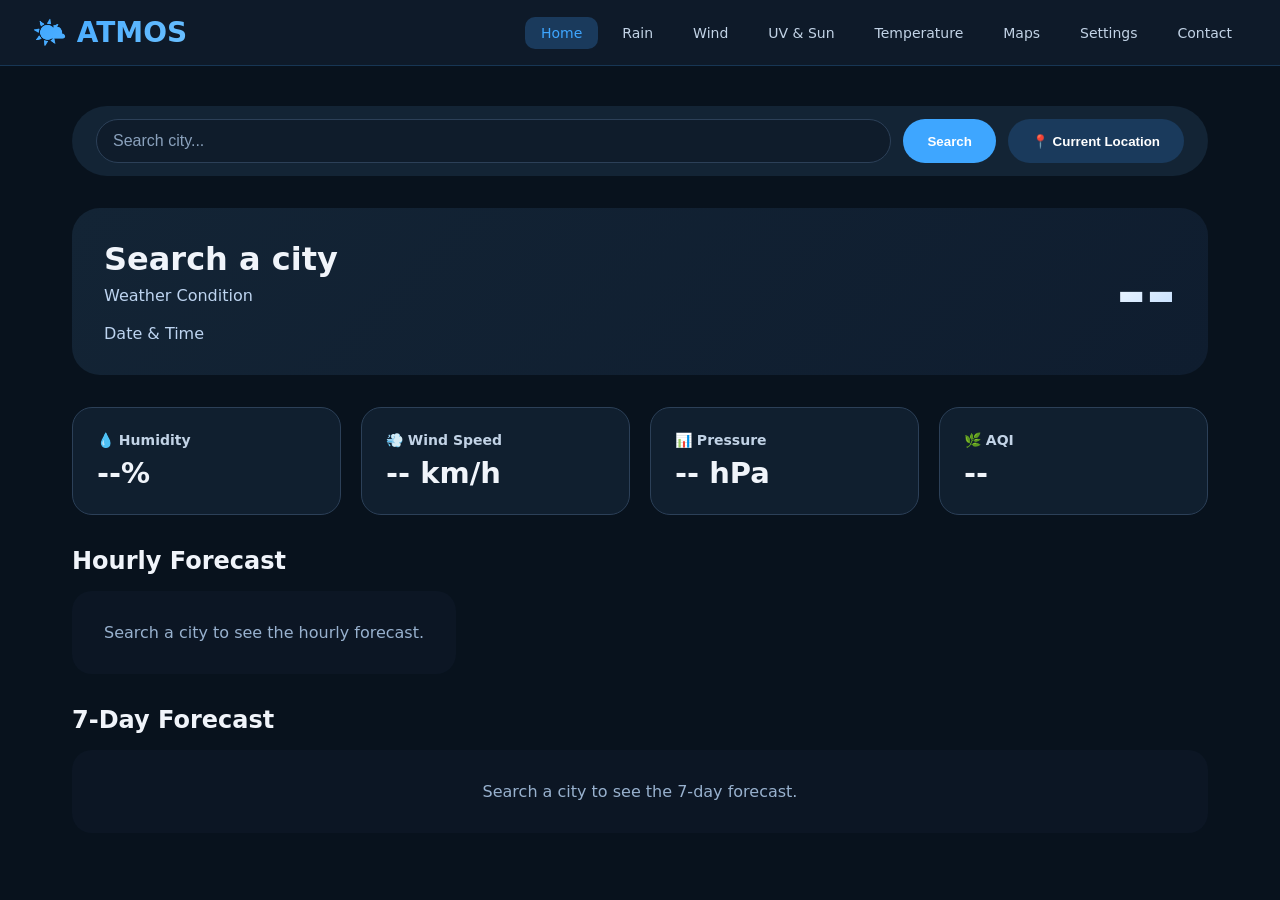
<file: index.html>
<!DOCTYPE html>
<html lang="en">
<head>
    <meta charset="UTF-8">
    <meta name="viewport" content="width=device-width, initial-scale=1.0">
    <title>Atmos - Weather App</title>
    <link rel="stylesheet" href="index.css">
</head>
<body>
    <nav class="navbar">
        <div class="nav-container">
            <a href="index.html" class="logo">🌤️ ATMOS</a>
            <div class="nav-links">
                <a href="index.html" class="active">Home</a>
                <a href="rain.html">Rain</a>
                <a href="wind.html">Wind</a>
                <a href="uv.html">UV & Sun</a>
                <a href="temperature.html">Temperature</a>
                <a href="map.html">Maps</a>
                <a href="settings.html">Settings</a>
                <a href="contact.html">Contact</a>
            </div>
        </div>
    </nav>

    <div class="main-content">
        <div class="search-box">
            <input type="text" id="search-input" placeholder="Search city...">
            <button id="search-btn">Search</button>
            <button id="location-btn">📍 Current Location</button>
        </div>

        <div class="weather-card">
            <div class="weather-left">
                <h2 id="city">Search a city</h2>
                <p id="weather">Weather Condition</p>
                <br>
                <p id="date-time">Date &amp; Time</p>
            </div>
            <div class="right-side">
                <div class="weather-icon" id="weather-icon"></div>
                <div class="temperature" id="temp">--</div>
            </div>
        </div>

        <div class="details-grid">
            <div class="detail-card">
                <h3>💧 Humidity</h3>
                <p id="humidity">--%</p>
            </div>
            <div class="detail-card">
                <h3>💨 Wind Speed</h3>
                <p id="wind-speed">-- km/h</p>
            </div>
            <div class="detail-card">
                <h3>📊 Pressure</h3>
                <p id="pressure">-- hPa</p>
            </div>
            <div class="detail-card">
                <h3>🌿 AQI</h3>
                <p id="aqi">--</p>
            </div>
        </div>

        <h2 class="section-title">Hourly Forecast</h2>
        <div class="forecast-container" id="hourly-container">
            <p class="placeholder-msg">Search a city to see the hourly forecast.</p>
        </div>

        <h2 class="section-title">7-Day Forecast</h2>
        <div class="daily-container" id="daily-container">
            <p class="placeholder-msg">Search a city to see the 7-day forecast.</p>
        </div>
    </div>

    <script src="index.js"></script>
</body>
</html>
</file>
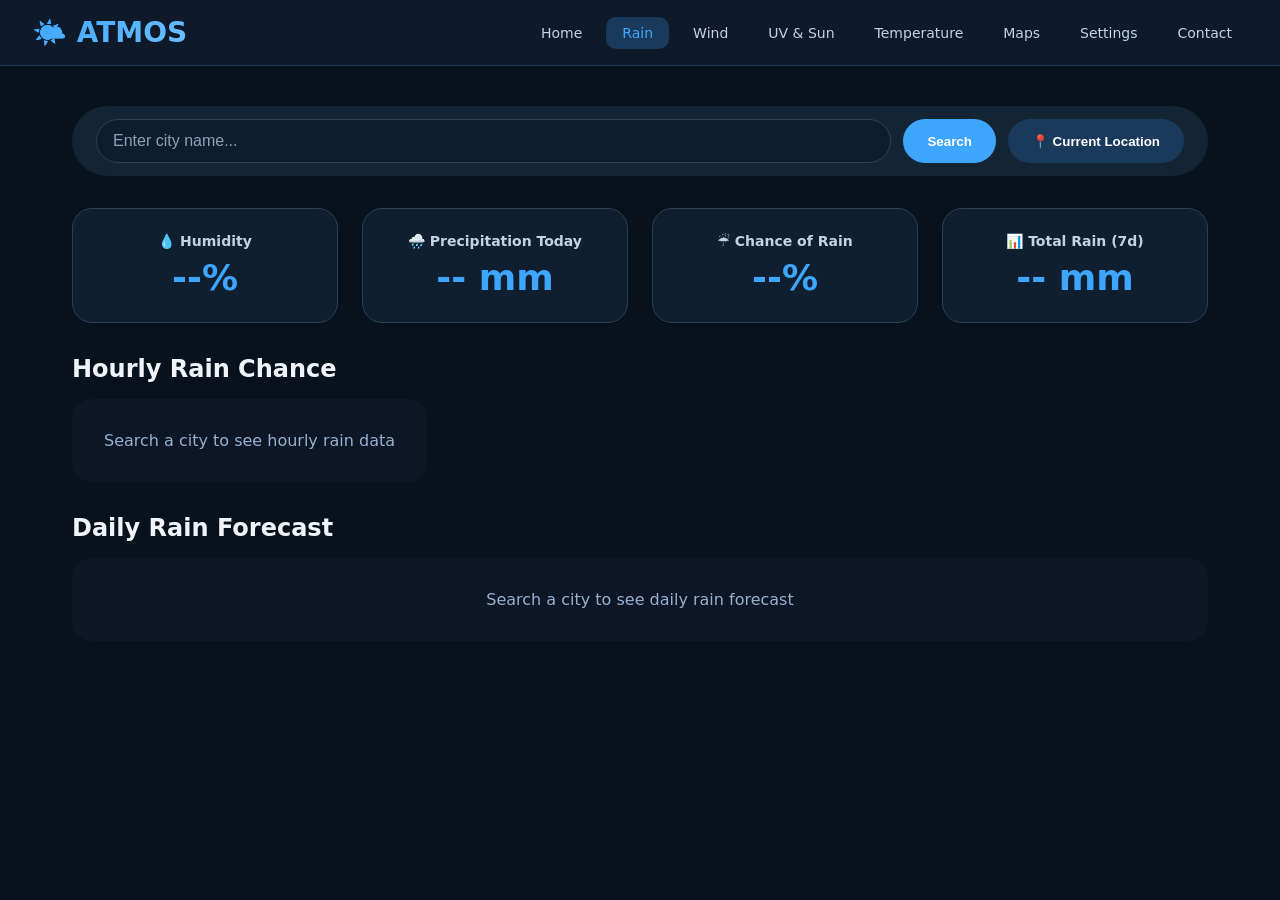
<file: rain.html>
<!DOCTYPE html>
<html lang="en">
<head>
    <meta charset="UTF-8">
    <meta name="viewport" content="width=device-width, initial-scale=1.0">
    <title>Atmos - Rain Radar</title>
    <link rel="stylesheet" href="index.css">
    <link rel="stylesheet" href="rain.css">
</head>
<body>
    <nav class="navbar">
        <div class="nav-container">
            <a href="index.html" class="logo">🌤️ ATMOS</a>
            <div class="nav-links">
                <a href="index.html">Home</a>
                <a href="rain.html" class="active">Rain</a>
                <a href="wind.html">Wind</a>
                <a href="uv.html">UV & Sun</a>
                <a href="temperature.html">Temperature</a>
                <a href="map.html">Maps</a>
                <a href="settings.html">Settings</a>
                <a href="contact.html">Contact</a>
            </div>
        </div>
    </nav>

    <div class="main-content">
        <div class="search-box">
            <input type="text" id="search-input" placeholder="Enter city name...">
            <button id="search-btn">Search</button>
            <button id="location-btn">📍 Current Location</button>
        </div>

        <div class="stats-grid">
            <div class="stat-card">
                <h3>💧 Humidity</h3>
                <p id="humidity">--%</p>
            </div>
            <div class="stat-card">
                <h3>🌧️ Precipitation Today</h3>
                <p id="precip">-- mm</p>
            </div>
            <div class="stat-card">
                <h3>☔ Chance of Rain</h3>
                <p id="chance">--%</p>
            </div>
            <div class="stat-card">
                <h3>📊 Total Rain (7d)</h3>
                <p id="total-rain">-- mm</p>
            </div>
        </div>

        <h2 class="section-title">Hourly Rain Chance</h2>
        <div id="hourly-rain" class="forecast-container">
            <p class="placeholder-msg">Search a city to see hourly rain data</p>
        </div>

        <h2 class="section-title">Daily Rain Forecast</h2>
        <div id="daily-rain" class="daily-container">
            <p class="placeholder-msg">Search a city to see daily rain forecast</p>
        </div>
    </div>

    <script src="rain.js"></script>
</body>
</html>
</file>
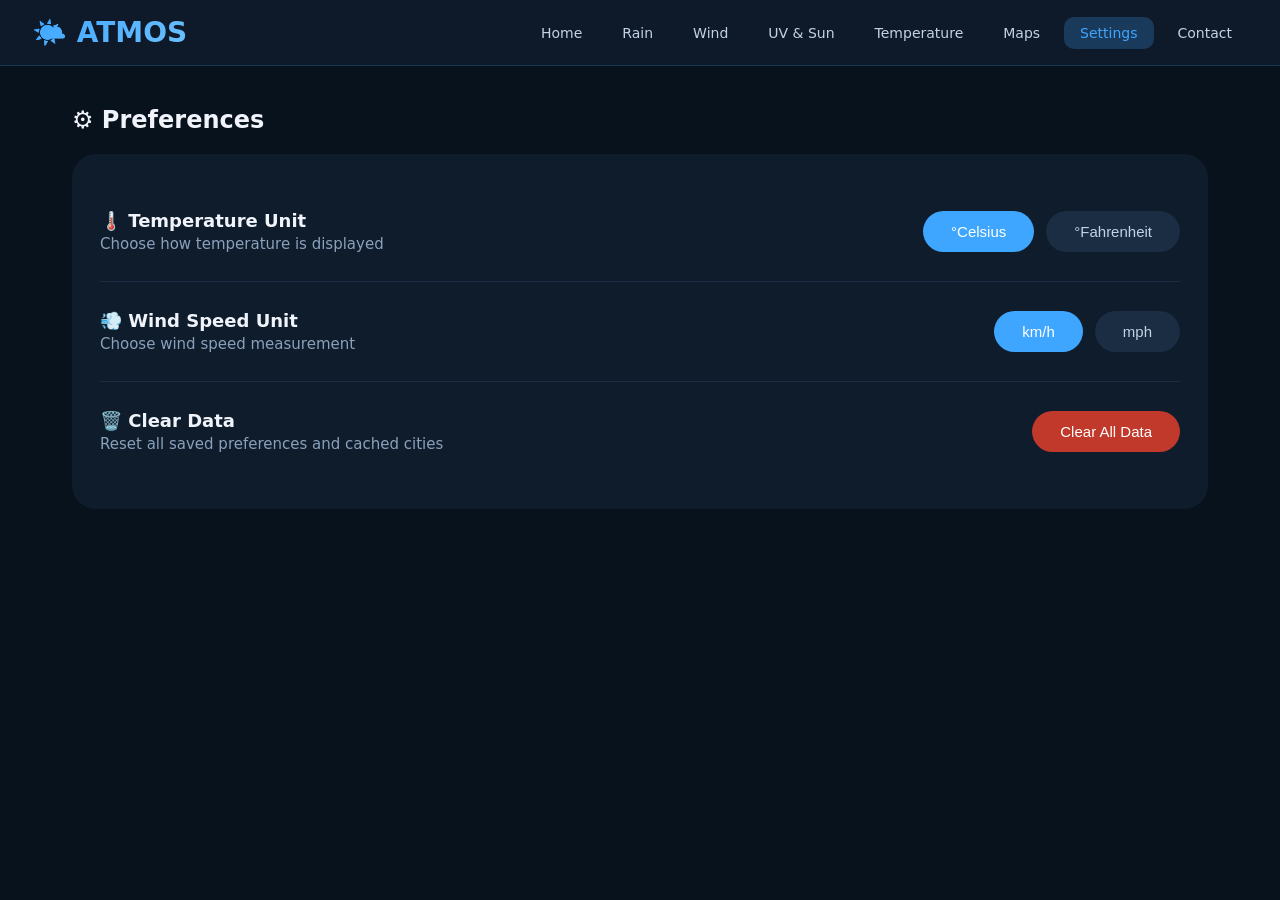
<file: settings.html>
<!DOCTYPE html>
<html lang="en">
<head>
    <meta charset="UTF-8">
    <meta name="viewport" content="width=device-width, initial-scale=1.0">
    <title>Atmos - Settings</title>
    <link rel="stylesheet" href="index.css">
    <link rel="stylesheet" href="settings.css">
</head>
<body>
    <nav class="navbar">
        <div class="nav-container">
            <a href="index.html" class="logo">🌤️ ATMOS</a>
            <div class="nav-links">
                <a href="index.html">Home</a>
                <a href="rain.html">Rain</a>
                <a href="wind.html">Wind</a>
                <a href="uv.html">UV & Sun</a>
                <a href="temperature.html">Temperature</a>
                <a href="map.html">Maps</a>
                <a href="settings.html" class="active">Settings</a>
                <a href="contact.html">Contact</a>
            </div>
        </div>
    </nav>

    <div class="main-content">
        <h2 class="section-title">⚙️ Preferences</h2>
        
        <div class="settings-card">
            <div class="setting-item">
                <div>
                    <h3>🌡️ Temperature Unit</h3>
                    <p>Choose how temperature is displayed</p>
                </div>
                <div class="toggle-group">
                    <button id="btn-celsius" class="setting-btn active">°Celsius</button>
                    <button id="btn-fahrenheit" class="setting-btn">°Fahrenheit</button>
                </div>
            </div>

            <div class="setting-item">
                <div>
                    <h3>💨 Wind Speed Unit</h3>
                    <p>Choose wind speed measurement</p>
                </div>
                <div class="toggle-group">
                    <button id="btn-kmh" class="setting-btn active">km/h</button>
                    <button id="btn-mph" class="setting-btn">mph</button>
                </div>
            </div>

            <div class="setting-item">
                <div>
                    <h3>🗑️ Clear Data</h3>
                    <p>Reset all saved preferences and cached cities</p>
                </div>
                <button id="clear-data" class="danger-btn">Clear All Data</button>
            </div>
        </div>
    </div>

    <script src="settings.js"></script>
</body>
</html>
</file>
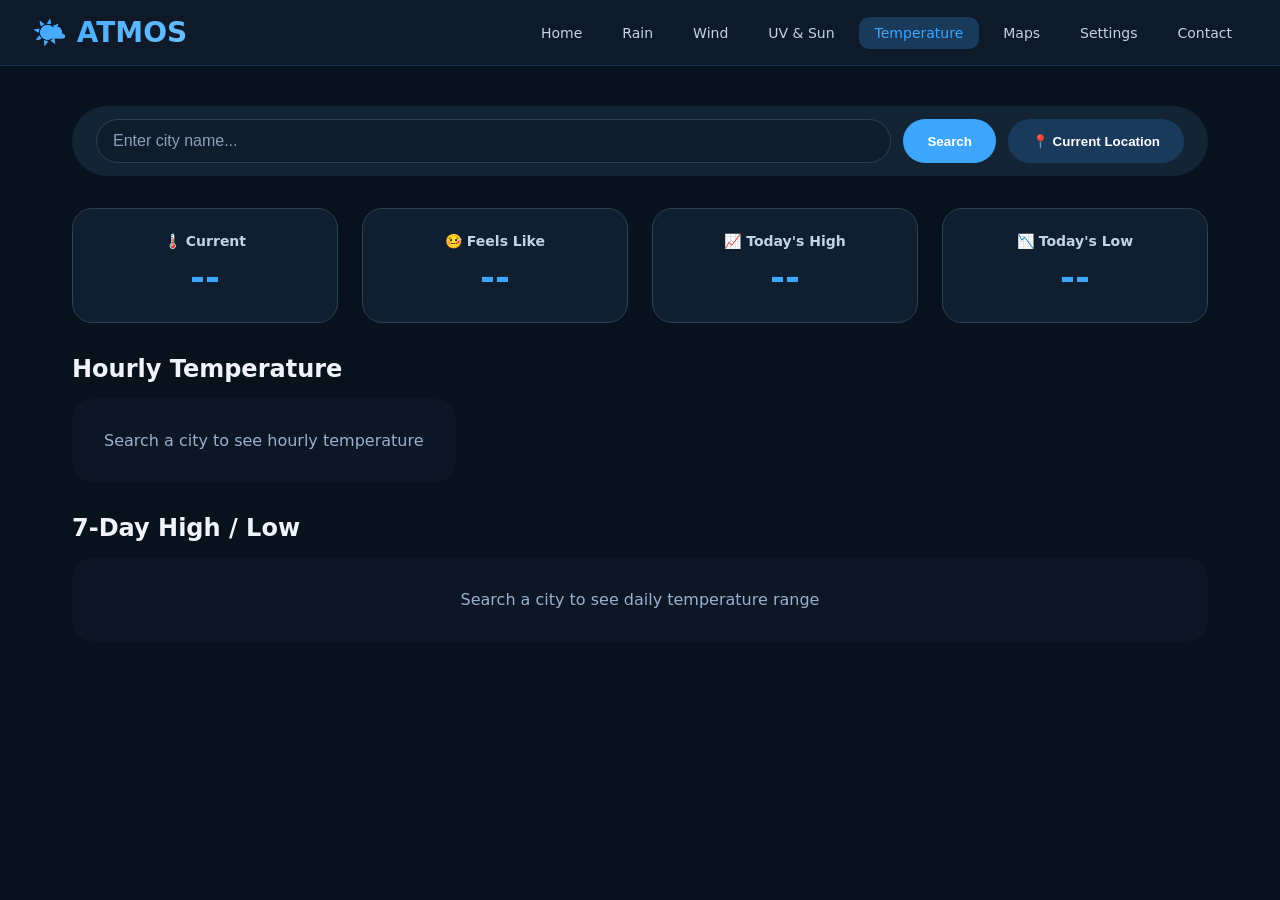
<file: temperature.html>
<!DOCTYPE html>
<html lang="en">
<head>
    <meta charset="UTF-8">
    <meta name="viewport" content="width=device-width, initial-scale=1.0">
    <title>Atmos - Temperature</title>
    <link rel="stylesheet" href="index.css">
    <link rel="stylesheet" href="temperature.css">
</head>
<body>
    <nav class="navbar">
        <div class="nav-container">
            <a href="index.html" class="logo">🌤️ ATMOS</a>
            <div class="nav-links">
                <a href="index.html">Home</a>
                <a href="rain.html">Rain</a>
                <a href="wind.html">Wind</a>
                <a href="uv.html">UV & Sun</a>
                <a href="temperature.html" class="active">Temperature</a>
                <a href="map.html">Maps</a>
                <a href="settings.html">Settings</a>
                <a href="contact.html">Contact</a>
            </div>
        </div>
    </nav>

    <div class="main-content">
        <div class="search-box">
            <input type="text" id="search-input" placeholder="Enter city name...">
            <button id="search-btn">Search</button>
            <button id="location-btn">📍 Current Location</button>
        </div>

        <div class="stats-grid">
            <div class="stat-card">
                <h3>🌡️ Current</h3>
                <p id="current-temp">--</p>
            </div>
            <div class="stat-card">
                <h3>🤒 Feels Like</h3>
                <p id="feelslike">--</p>
            </div>
            <div class="stat-card">
                <h3>📈 Today's High</h3>
                <p id="high-temp">--</p>
            </div>
            <div class="stat-card">
                <h3>📉 Today's Low</h3>
                <p id="low-temp">--</p>
            </div>
        </div>

        <h2 class="section-title">Hourly Temperature</h2>
        <div id="hourly-temp" class="forecast-container">
            <p class="placeholder-msg">Search a city to see hourly temperature</p>
        </div>

        <h2 class="section-title">7-Day High / Low</h2>
        <div id="daily-temp" class="daily-container">
            <p class="placeholder-msg">Search a city to see daily temperature range</p>
        </div>
    </div>

    <script src="temperature.js"></script>
</body>
</html>
</file>
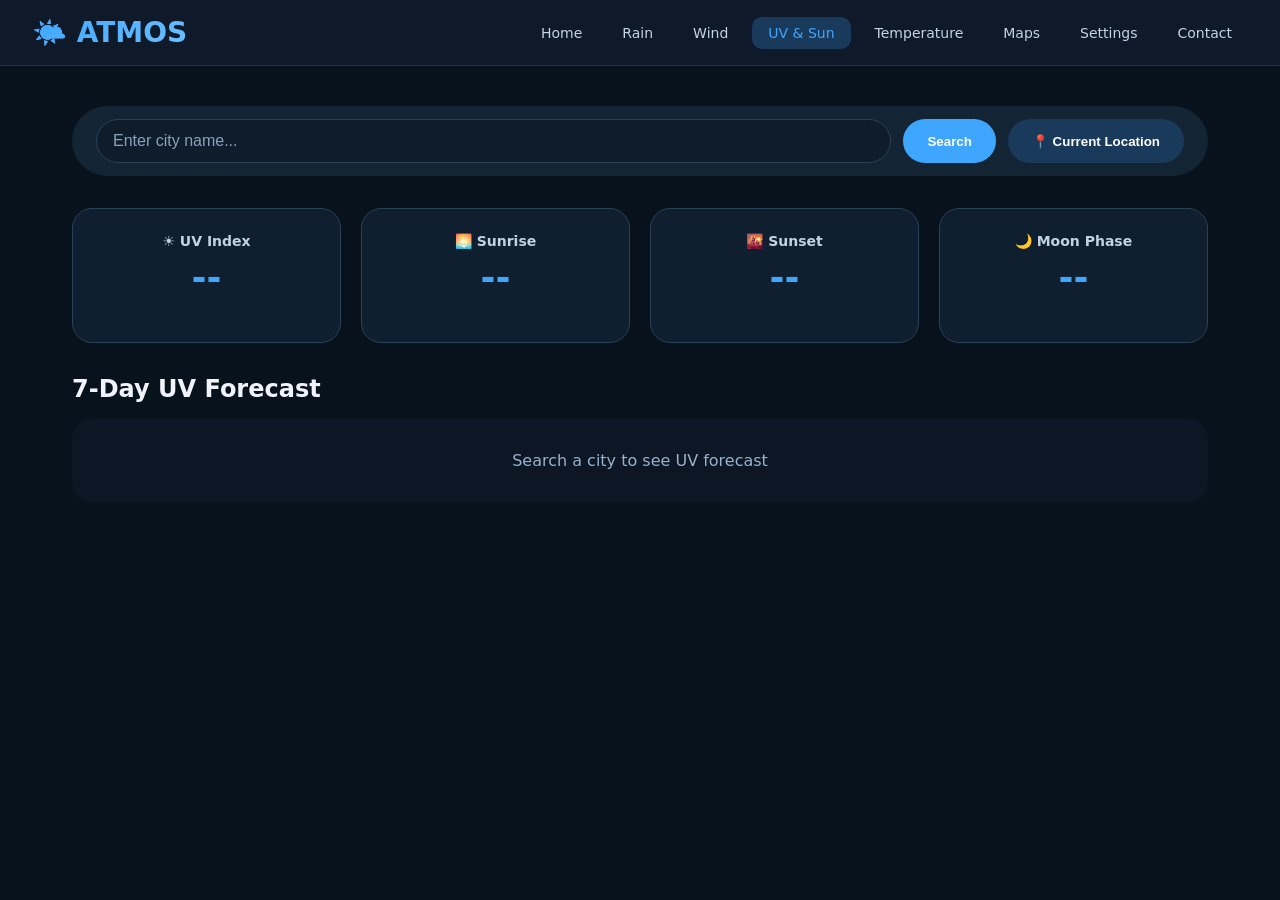
<file: uv.html>
<!DOCTYPE html>
<html lang="en">
<head>
    <meta charset="UTF-8">
    <meta name="viewport" content="width=device-width, initial-scale=1.0">
    <title>Atmos - UV & Sun</title>
    <link rel="stylesheet" href="index.css">
    <link rel="stylesheet" href="uv.css">
</head>
<body>
    <nav class="navbar">
        <div class="nav-container">
            <a href="index.html" class="logo">🌤️ ATMOS</a>
            <div class="nav-links">
                <a href="index.html">Home</a>
                <a href="rain.html">Rain</a>
                <a href="wind.html">Wind</a>
                <a href="uv.html" class="active">UV & Sun</a>
                <a href="temperature.html">Temperature</a>
                <a href="map.html">Maps</a>
                <a href="settings.html">Settings</a>
                <a href="contact.html">Contact</a>
            </div>
        </div>
    </nav>

    <div class="main-content">
        <div class="search-box">
            <input type="text" id="search-input" placeholder="Enter city name...">
            <button id="search-btn">Search</button>
            <button id="location-btn">📍 Current Location</button>
        </div>

        <div class="stats-grid">
            <div class="stat-card">
                <h3>☀️ UV Index</h3>
                <p id="uv-index">--</p>
                <span id="uv-level" class="uv-level"></span>
            </div>
            <div class="stat-card">
                <h3>🌅 Sunrise</h3>
                <p id="sunrise">--</p>
            </div>
            <div class="stat-card">
                <h3>🌇 Sunset</h3>
                <p id="sunset">--</p>
            </div>
            <div class="stat-card">
                <h3>🌙 Moon Phase</h3>
                <p id="moon">--</p>
            </div>
        </div>

        <h2 class="section-title">7-Day UV Forecast</h2>
        <div id="uv-daily" class="daily-container">
            <p class="placeholder-msg">Search a city to see UV forecast</p>
        </div>
    </div>

    <script src="uv.js"></script>
</body>
</html>
</file>
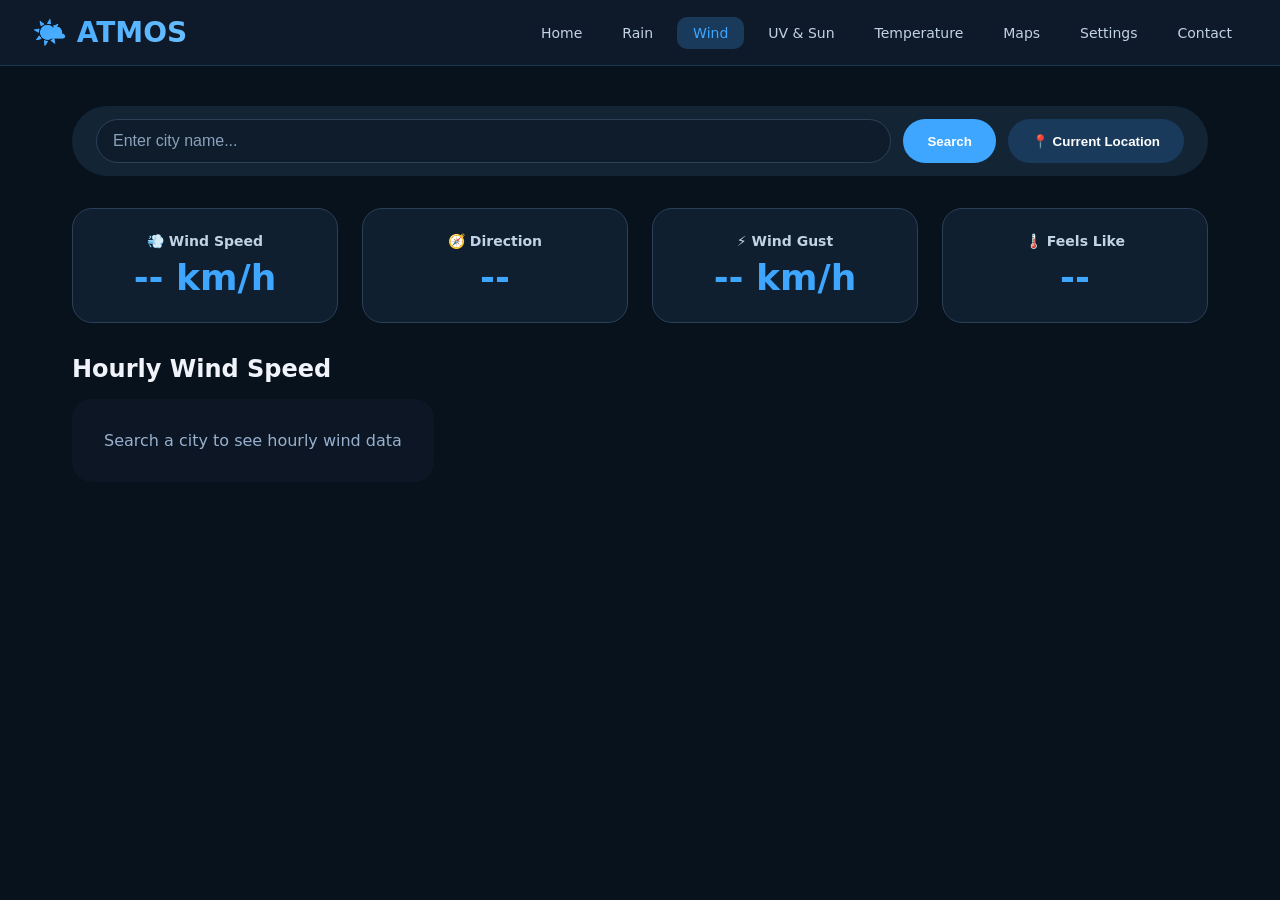
<file: wind.html>
<!DOCTYPE html>
<html lang="en">
<head>
    <meta charset="UTF-8">
    <meta name="viewport" content="width=device-width, initial-scale=1.0">
    <title>Atmos - Wind Radar</title>
    <link rel="stylesheet" href="index.css">
    <link rel="stylesheet" href="wind.css">
</head>
<body>
    <nav class="navbar">
        <div class="nav-container">
            <a href="index.html" class="logo">🌤️ ATMOS</a>
            <div class="nav-links">
                <a href="index.html">Home</a>
                <a href="rain.html">Rain</a>
                <a href="wind.html" class="active">Wind</a>
                <a href="uv.html">UV & Sun</a>
                <a href="temperature.html">Temperature</a>
                <a href="map.html">Maps</a>
                <a href="settings.html">Settings</a>
                <a href="contact.html">Contact</a>
            </div>
        </div>
    </nav>

    <div class="main-content">
        <div class="search-box">
            <input type="text" id="search-input" placeholder="Enter city name...">
            <button id="search-btn">Search</button>
            <button id="location-btn">📍 Current Location</button>
        </div>

        <div class="stats-grid">
            <div class="stat-card">
                <h3>💨 Wind Speed</h3>
                <p id="wind-speed">-- km/h</p>
            </div>
            <div class="stat-card">
                <h3>🧭 Direction</h3>
                <p id="wind-dir">--</p>
            </div>
            <div class="stat-card">
                <h3>⚡ Wind Gust</h3>
                <p id="wind-gust">-- km/h</p>
            </div>
            <div class="stat-card">
                <h3>🌡️ Feels Like</h3>
                <p id="feelslike">--</p>
            </div>
        </div>

        <h2 class="section-title">Hourly Wind Speed</h2>
        <div id="hourly-wind" class="forecast-container">
            <p class="placeholder-msg">Search a city to see hourly wind data</p>
        </div>
    </div>

    <script src="wind.js"></script>
</body>
</html>
</file>
<file: index.css>
* {
    margin: 0;
    padding: 0;
    box-sizing: border-box;
}

body {
    font-family: 'Inter', system-ui, -apple-system, 'Segoe UI', Roboto, sans-serif;
    background: #08121d;
    color: #f0f4fa;
    min-height: 100vh;
}

/* Navbar */
.navbar {
    background: rgba(15, 28, 43, 0.95);
    backdrop-filter: blur(10px);
    padding: 16px 32px;
    position: sticky;
    top: 0;
    z-index: 100;
    border-bottom: 1px solid rgba(62, 166, 255, 0.2);
}

.nav-container {
    max-width: 1400px;
    margin: 0 auto;
    display: flex;
    justify-content: space-between;
    align-items: center;
    flex-wrap: wrap;
    gap: 16px;
}

.logo {
    font-size: 28px;
    font-weight: 700;
    background: linear-gradient(135deg, #3ea6ff, #6bc0ff);
    background-clip: text;
    color: transparent;
    text-decoration: none;
}

.nav-links {
    display: flex;
    gap: 8px;
    flex-wrap: wrap;
}

.nav-links a {
    color: #c2d3e6;
    text-decoration: none;
    padding: 8px 16px;
    border-radius: 10px;
    transition: 0.2s;
    font-size: 14px;
}

.nav-links a:hover,
.nav-links a.active {
    background: #1a3a5c;
    color: #3ea6ff;
}

/* Main Content */
.main-content {
    max-width: 1200px;
    margin: 32px auto;
    padding: 0 32px;
}

/* Search Box */
.search-box {
    display: flex;
    gap: 12px;
    background: #132435;
    padding: 13px 24px;
    border-radius: 50px;
    margin-bottom: 32px;
    flex-wrap: wrap;
}

.search-box input {
    flex: 1;
    background: #0f1c2b;
    border: 1px solid #2c4058;
    outline: none;
    color: white;
    font-size: 16px;
    padding: 12px 16px;
    border-radius: 40px;
}

.search-box input:focus {
    border-color: #3ea6ff;
}

.search-box input::placeholder {
    color: #8aa1bc;
}

.search-box button {
    background: #3ea6ff;
    border: none;
    padding: 12px 24px;
    border-radius: 40px;
    color: white;
    cursor: pointer;
    font-weight: 600;
    transition: 0.2s;
}

.search-box button:hover {
    background: #2b8be0;
}

#location-btn {
    background: #1a3a5c;
}

#location-btn:hover {
    background: #244c6e;
}

/* Weather Card */
.weather-card {
    background: linear-gradient(135deg, #132435, #0f1d2f);
    border-radius: 28px;
    padding: 32px;
    display: flex;
    justify-content: space-between;
    align-items: center;
    margin-bottom: 32px;
    flex-wrap: wrap;
    gap: 16px;
}

.weather-left h2 {
    font-size: 32px;
    margin-bottom: 8px;
}

.weather-left p {
    color: #bdd4f0;
}

.date-time {
    margin-top: 8px;
    font-size: 14px;
}

.right-side {
    display: flex;
    align-items: center;
    gap: 20px;
}

.weather-icon img {
    width: 80px;
}

.temperature {
    font-size: 64px;
    font-weight: 800;
    background: linear-gradient(145deg, #fff, #b8d9ff);
    background-clip: text;
    color: transparent;
}

/* Details Grid */
.details-grid {
    display: grid;
    grid-template-columns: repeat(4, 1fr);
    gap: 16px;
    margin-bottom: 32px;
}

.detail-card {
    background: #132435cc;
    backdrop-filter: blur(4px);
    padding: 24px;
    border-radius: 20px;
    border: 1px solid #2c4058;
    transition: 0.2s;
}

.detail-card:hover {
    transform: translateY(-4px);
    background: #162b41;
}

.detail-card h3 {
    font-size: 14px;
    color: #c2d3e6;
    margin-bottom: 8px;
}

.detail-card p {
    font-size: 29px;
    font-weight: bold;
}

/* Section Title */
.section-title {
    font-size: 24px;
    margin: 24px 0 16px 0;
}

/* Forecast Container */
.forecast-container {
    display: flex;
    gap: 16px;
    overflow-x: auto;
    padding-bottom: 8px;
    scrollbar-width: thin;
}

.forecast-card {
    min-width: 120px;
    background: #0f1c2b;
    padding: 16px;
    border-radius: 20px;
    text-align: center;
    border: 1px solid #253e58;
}

.forecast-card h3 {
    font-size: 16px;
    margin-bottom: 8px;
}

.forecast-card img {
    width: 44px;
    margin: 8px 0;
}

/* Daily Container */
.daily-container {
    display: flex;
    flex-direction: column;
    gap: 12px;
}

.daily-card {
    background: #0f1c2b;
    padding: 16px 24px;
    border-radius: 16px;
    display: flex;
    justify-content: space-between;
    align-items: center;
    flex-wrap: wrap;
    gap: 16px;
}

.daily-left {
    display: flex;
    align-items: center;
    gap: 16px;
}

.placeholder-msg {
    color: #98b1ce;
    background: #0f1c2b88;
    padding: 32px;
    border-radius: 20px;
    text-align: center;
}

/* Laptop */
@media (min-width: 992px) {
    .main-content {
        max-width: 1200px;
        margin: 40px auto;
    }
    
    .details-grid {
        gap: 20px;
    }
    
    .forecast-container {
        gap: 20px;
    }
    
    .forecast-card {
        min-width: 130px;
    }
    
    .temperature {
        font-size: 72px;
    }
}

/* Tablet */
@media (min-width: 768px) and (max-width: 991px) {
    .main-content {
        max-width: 90%;
        padding: 0 20px;
    }
    
    .details-grid {
        grid-template-columns: repeat(2, 1fr);
        gap: 16px;
    }
    
    .weather-left h2 {
        font-size: 28px;
    }
    
    .temperature {
        font-size: 52px;
    }
    
    .weather-icon img {
        width: 65px;
    }
    
    .section-title {
        font-size: 22px;
    }
}

/* Mobile */
@media (max-width: 767px) {
    .navbar {
        padding: 12px 16px;
    }
    
    .nav-container {
        flex-direction: column;
        gap: 12px;
    }
    
    .logo {
        font-size: 24px;
    }
    
    .nav-links {
        justify-content: center;
        gap: 6px;
    }
    
    .nav-links a {
        padding: 6px 12px;
        font-size: 12px;
    }
    
    .main-content {
        padding: 0 16px;
        margin: 20px auto;
    }
    
    .search-box {
        padding: 10px 16px;
        gap: 8px;
    }
    
    .search-box input {
        padding: 10px 12px;
        font-size: 14px;
    }
    
    .search-box button {
        padding: 8px 16px;
        font-size: 13px;
    }
    
    .weather-card {
        flex-direction: column;
        text-align: center;
        padding: 20px;
    }
    
    .weather-left h2 {
        font-size: 22px;
    }
    
    .weather-left p {
        font-size: 14px;
    }
    
    .date-time {
        font-size: 11px;
    }
    
    .right-side {
        justify-content: center;
        gap: 12px;
    }
    
    .temperature {
        font-size: 42px;
    }
    
    .weather-icon img {
        width: 55px;
    }
    
    .details-grid {
        grid-template-columns: repeat(2, 1fr);
        gap: 12px;
    }
    
    .detail-card {
        padding: 14px;
    }
    
    .detail-card h3 {
        font-size: 11px;
    }
    
    .detail-card p {
        font-size: 20px;
    }
    
    .section-title {
        font-size: 18px;
        margin: 20px 0 12px 0;
    }
    
    .forecast-container {
        gap: 10px;
    }
    
    .forecast-card {
        min-width: 90px;
        padding: 12px;
    }
    
    .forecast-card h3 {
        font-size: 12px;
    }
    
    .forecast-card img {
        width: 35px;
    }
    
    .daily-card {
        padding: 12px 16px;
        flex-direction: column;
        text-align: center;
    }
    
    .daily-left {
        justify-content: center;
    }
    
    .daily-left img {
        width: 30px;
    }
    
    .placeholder-msg {
        padding: 20px;
        font-size: 13px;
    }
}
</file>
<file: rain.css>
.stats-grid {
    display: grid;
    grid-template-columns: repeat(auto-fit, minmax(200px, 1fr));
    gap: 16px;
    margin-bottom: 32px;
}

.stat-card {
    background: #132435cc;
    backdrop-filter: blur(4px);
    padding: 24px;
    border-radius: 20px;
    text-align: center;
    border: 1px solid #2c4058;
    transition: transform 0.2s, background 0.2s;
}

.stat-card:hover {
    transform: translateY(-4px);
    background: #162b41;
}

.stat-card h3 {
    font-size: 14px;
    color: #c2d3e6;
    margin-bottom: 8px;
}

.stat-card p {
    font-size: 32px;
    font-weight: bold;
    color: #3ea6ff;
}

/* Hourly forecast container */
.forecast-container {
    display: flex;
    gap: 16px;
    overflow-x: auto;
    padding-bottom: 8px;
    scrollbar-width: thin;
}

/* Hourly forecast cards - same as forecast page */
.forecast-card {
    min-width: 110px;
    background: #0f1c2b;
    padding: 16px;
    border-radius: 20px;
    text-align: center;
    border: 1px solid #253e58;
    transition: transform 0.2s, background 0.2s;
}

.forecast-card:hover {
    transform: translateY(-4px);
    background: #162b41;
}

.forecast-card h3 {
    font-size: 16px;
    margin-bottom: 8px;
    color: #c2d3e6;
}

.forecast-card img {
    width: 44px;
    margin: 8px 0;
}

/* Daily rain container */
.daily-container {
    display: flex;
    flex-direction: column;
    gap: 12px;
    margin-top: 16px;
}

/* Daily rain cards */
.daily-card {
    background: #0f1c2b;
    border-radius: 20px;
    padding: 20px 24px;
    display: flex;
    justify-content: space-between;
    align-items: center;
    flex-wrap: wrap;
    gap: 16px;
    transition: transform 0.2s, background 0.2s;
    border: 1px solid #253e58;
}

.daily-card:hover {
    transform: translateX(5px);
    background: #162b41;
    border-color: #3ea6ff;
}

.daily-left {
    display: flex;
    align-items: center;
    gap: 16px;
}

.daily-left span {
    font-size: 18px;
    font-weight: 500;
    color: #e8f2ff;
}

/* Laptop */
@media (min-width: 992px) {
    .stats-grid {
        gap: 24px;
    }
    
    .stat-card p {
        font-size: 36px;
    }
    
    .forecast-card {
        min-width: 120px;
    }
    
    .daily-card {
        padding: 24px 32px;
    }
    
    .daily-left span {
        font-size: 20px;
    }
}

/* Tablet */
@media (min-width: 768px) and (max-width: 991px) {
    .stats-grid {
        grid-template-columns: repeat(2, 1fr);
    }
    
    .forecast-card {
        min-width: 100px;
    }
    
    .forecast-card h3 {
        font-size: 14px;
    }
    
    .daily-card {
        flex-direction: column;
        text-align: center;
        padding: 20px;
    }
    
    .daily-left {
        flex-direction: column;
        text-align: center;
    }
    
    .daily-card div:last-child {
        text-align: center;
    }
}

/* Mobile */
@media (max-width: 767px) {
    .stats-grid {
        grid-template-columns: 1fr;
        gap: 12px;
    }
    
    .stat-card {
        padding: 16px;
    }
    
    .stat-card h3 {
        font-size: 12px;
    }
    
    .stat-card p {
        font-size: 24px;
    }
    
    .forecast-container {
        gap: 10px;
    }
    
    .forecast-card {
        min-width: 85px;
        padding: 12px;
    }
    
    .forecast-card h3 {
        font-size: 12px;
    }
    
    .forecast-card img {
        width: 32px;
    }
    
    .daily-card {
        flex-direction: column;
        text-align: center;
        padding: 16px;
    }
    
    .daily-left {
        flex-direction: column;
        gap: 8px;
    }
    
    .daily-left span {
        font-size: 16px;
    }
}
</file>
<file: settings.css>
.settings-card {
    background: #0f1c2b;
    border-radius: 24px;
    padding: 24px;
    margin: 16px 0;
}

.setting-item {
    display: flex;
    justify-content: space-between;
    align-items: center;
    padding: 24px 0;
    border-bottom: 1px solid #1a2d42;
    flex-wrap: wrap;
    gap: 16px;
}

.setting-item:last-child {
    border-bottom: none;
}

.setting-item h3 {
    margin-bottom: 4px;
}

.setting-item p {
    font-size: 14px;
    color: #8aa1bc;
}

.toggle-group {
    display: flex;
    gap: 8px;
}

.setting-btn {
    background: #1a2d42;
    border: none;
    padding: 10px 24px;
    border-radius: 30px;
    color: #c2d3e6;
    cursor: pointer;
    transition: 0.2s;
}

.setting-btn.active {
    background: #3ea6ff;
    color: white;
}

.danger-btn {
    background: #c0392b;
    border: none;
    padding: 10px 24px;
    border-radius: 30px;
    color: white;
    cursor: pointer;
    transition: 0.2s;
}

.danger-btn:hover {
    background: #e74c3c;
}

.info-card {
    background: #0f1c2b;
    border-radius: 24px;
    padding: 24px;
    margin-top: 16px;
    text-align: center;
    border: 1px solid #1a2d42;
}

.info-card h3 {
    margin-bottom: 8px;
}

.info-card p {
    font-size: 14px;
    color: #8aa1bc;
}

/* Laptop (992px and above) */
@media (min-width: 992px) {
    .settings-card {
        padding: 28px;
        margin: 20px 0;
    }
    
    .setting-item {
        padding: 28px 0;
        gap: 24px;
    }
    
    .setting-item h3 {
        font-size: 18px;
    }
    
    .setting-item p {
        font-size: 15px;
    }
    
    .toggle-group {
        gap: 12px;
    }
    
    .setting-btn {
        padding: 12px 28px;
        font-size: 15px;
    }
    
    .danger-btn {
        padding: 12px 28px;
        font-size: 15px;
    }
    
    .info-card {
        padding: 28px;
    }
    
    .info-card h3 {
        font-size: 18px;
    }
    
    .info-card p {
        font-size: 15px;
    }
}

/* Tablet (768px to 991px) */
@media (min-width: 768px) and (max-width: 991px) {
    .settings-card {
        padding: 20px;
    }
    
    .setting-item {
        padding: 20px 0;
        gap: 16px;
    }
    
    .setting-item h3 {
        font-size: 16px;
    }
    
    .setting-item p {
        font-size: 13px;
    }
    
    .toggle-group {
        gap: 8px;
    }
    
    .setting-btn {
        padding: 9px 22px;
        font-size: 13px;
    }
    
    .danger-btn {
        padding: 9px 22px;
        font-size: 13px;
    }
    
    .info-card {
        padding: 20px;
    }
    
    .info-card h3 {
        font-size: 16px;
    }
    
    .info-card p {
        font-size: 13px;
    }
}

/* Mobile (up to 767px) */
@media (max-width: 767px) {
    .settings-card {
        padding: 16px;
        margin: 12px 0;
        border-radius: 20px;
    }
    
    .setting-item {
        flex-direction: column;
        text-align: center;
        padding: 16px 0;
        gap: 12px;
    }
    
    .setting-item h3 {
        font-size: 15px;
        margin-bottom: 2px;
    }
    
    .setting-item p {
        font-size: 12px;
    }
    
    .toggle-group {
        justify-content: center;
        gap: 8px;
    }
    
    .setting-btn {
        padding: 8px 18px;
        font-size: 12px;
        border-radius: 25px;
    }
    
    .danger-btn {
        padding: 8px 18px;
        font-size: 12px;
        border-radius: 25px;
    }
    
    .info-card {
        padding: 16px;
        margin-top: 12px;
        border-radius: 20px;
    }
    
    .info-card h3 {
        font-size: 15px;
        margin-bottom: 6px;
    }
    
    .info-card p {
        font-size: 12px;
    }
}
</file>
<file: temperature.css>
.stats-grid {
    display: grid;
    grid-template-columns: repeat(auto-fit, minmax(200px, 1fr));
    gap: 16px;
    margin-bottom: 32px;
}

.stat-card {
    background: #132435cc;
    backdrop-filter: blur(4px);
    padding: 24px;
    border-radius: 20px;
    text-align: center;
    border: 1px solid #2c4058;
    transition: transform 0.2s, background 0.2s;
}

.stat-card:hover {
    transform: translateY(-4px);
    background: #162b41;
}

.stat-card h3 {
    font-size: 14px;
    color: #c2d3e6;
    margin-bottom: 8px;
}

.stat-card p {
    font-size: 32px;
    font-weight: bold;
    color: #3ea6ff;
}

/* Hourly forecast container */
.forecast-container {
    display: flex;
    gap: 16px;
    overflow-x: auto;
    padding-bottom: 8px;
    scrollbar-width: thin;
}

/* Hourly forecast cards */
.forecast-card {
    min-width: 110px;
    background: #0f1c2b;
    padding: 16px;
    border-radius: 20px;
    text-align: center;
    border: 1px solid #253e58;
    transition: transform 0.2s, background 0.2s;
}

.forecast-card:hover {
    transform: translateY(-4px);
    background: #162b41;
}

.forecast-card h3 {
    font-size: 16px;
    margin-bottom: 8px;
    color: #c2d3e6;
}

.forecast-card img {
    width: 44px;
    margin: 8px 0;
}

.forecast-card p {
    font-size: 18px;
    font-weight: bold;
    margin: 8px 0;
}

.forecast-card small {
    font-size: 11px;
    color: #8aa1bc;
}

/* Daily temperature container */
.daily-container {
    display: flex;
    flex-direction: column;
    gap: 12px;
    margin-top: 16px;
}

/* Daily temperature cards */
.daily-card {
    background: #0f1c2b;
    border-radius: 20px;
    padding: 20px 24px;
    display: flex;
    justify-content: space-between;
    align-items: center;
    flex-wrap: wrap;
    gap: 16px;
    transition: transform 0.2s, background 0.2s;
    border: 1px solid #253e58;
}

.daily-card:hover {
    transform: translateX(5px);
    background: #162b41;
    border-color: #3ea6ff;
}

.daily-left {
    display: flex;
    align-items: center;
    gap: 16px;
}

.daily-left span {
    font-size: 18px;
    font-weight: 500;
    color: #e8f2ff;
}

/* Laptop */
@media (min-width: 992px) {
    .stats-grid {
        gap: 24px;
    }
    
    .stat-card p {
        font-size: 36px;
    }
    
    .forecast-card {
        min-width: 120px;
    }
    
    .daily-card {
        padding: 24px 32px;
    }
    
    .daily-left span {
        font-size: 20px;
    }
}

/* Tablet */
@media (min-width: 768px) and (max-width: 991px) {
    .stats-grid {
        grid-template-columns: repeat(2, 1fr);
    }
    
    .forecast-card {
        min-width: 100px;
    }
    
    .forecast-card h3 {
        font-size: 14px;
    }
    
    .daily-card {
        flex-direction: column;
        text-align: center;
        padding: 20px;
    }
    
    .daily-left {
        flex-direction: column;
        text-align: center;
    }
    
    .daily-card div:last-child {
        text-align: center;
    }
}

/* Mobile */
@media (max-width: 767px) {
    .stats-grid {
        grid-template-columns: 1fr;
        gap: 12px;
    }
    
    .stat-card {
        padding: 16px;
    }
    
    .stat-card h3 {
        font-size: 12px;
    }
    
    .stat-card p {
        font-size: 24px;
    }
    
    .forecast-container {
        gap: 10px;
    }
    
    .forecast-card {
        min-width: 85px;
        padding: 12px;
    }
    
    .forecast-card h3 {
        font-size: 12px;
    }
    
    .forecast-card img {
        width: 32px;
    }
    
    .daily-card {
        flex-direction: column;
        text-align: center;
        padding: 16px;
    }
    
    .daily-left {
        flex-direction: column;
        gap: 8px;
    }
    
    .daily-left span {
        font-size: 16px;
    }
}
</file>
<file: uv.css>
.stats-grid {
    display: grid;
    grid-template-columns: repeat(4, 1fr);
    gap: 16px;
    margin-bottom: 32px;
}

.stat-card {
    background: #132435cc;
    backdrop-filter: blur(4px);
    padding: 24px;
    border-radius: 20px;
    text-align: center;
    border: 1px solid #2c4058;
    transition: transform 0.2s, background 0.2s;
}

.stat-card:hover {
    transform: translateY(-4px);
    background: #162b41;
}

.stat-card h3 {
    font-size: 14px;
    color: #c2d3e6;
    margin-bottom: 8px;
}

.stat-card p {
    font-size: 32px;
    font-weight: bold;
    color: #3ea6ff;
}

.uv-level {
    display: inline-block;
    padding: 4px 12px;
    border-radius: 20px;
    font-size: 12px;
    margin-top: 8px;
}

/* Daily UV container */
.daily-container {
    display: flex;
    flex-direction: column;
    gap: 12px;
    margin-top: 16px;
}

/* Daily UV cards */
.daily-card {
    background: #0f1c2b;
    border-radius: 20px;
    padding: 20px 24px;
    display: flex;
    justify-content: space-between;
    align-items: center;
    flex-wrap: wrap;
    gap: 16px;
    transition: transform 0.2s, background 0.2s;
    border: 1px solid #253e58;
}

.daily-card:hover {
    transform: translateX(5px);
    background: #162b41;
    border-color: #3ea6ff;
}

.daily-left {
    display: flex;
    align-items: center;
    gap: 16px;
}

.daily-left span {
    font-size: 18px;
    font-weight: 500;
    color: #e8f2ff;
}

.uv-badge {
    display: inline-block;
    padding: 4px 12px;
    border-radius: 20px;
    font-size: 12px;
    font-weight: bold;
}

/* Laptop */
@media (min-width: 992px) {
    .stats-grid {
        gap: 20px;
    }
    
    .stat-card p {
        font-size: 36px;
    }
    
    .daily-card {
        padding: 24px 32px;
    }
    
    .daily-left span {
        font-size: 20px;
    }
}

/* Tablet */
@media (min-width: 768px) and (max-width: 991px) {
    .stats-grid {
        grid-template-columns: repeat(2, 1fr);
        gap: 16px;
    }
    
    .daily-card {
        flex-direction: column;
        text-align: center;
        padding: 20px;
    }
    
    .daily-left {
        flex-direction: column;
        text-align: center;
    }
    
    .daily-card div:last-child {
        text-align: center;
        margin-top: 8px;
    }
}

/* Mobile */
@media (max-width: 767px) {
    .stats-grid {
        grid-template-columns: 1fr;
        gap: 12px;
    }
    
    .stat-card {
        padding: 16px;
    }
    
    .stat-card h3 {
        font-size: 12px;
    }
    
    .stat-card p {
        font-size: 24px;
    }
    
    .daily-card {
        flex-direction: column;
        text-align: center;
        padding: 16px;
    }
    
    .daily-left {
        flex-direction: column;
        gap: 8px;
    }
    
    .daily-left span {
        font-size: 16px;
    }
    
    .daily-card div:last-child {
        margin-top: 8px;
    }
}
</file>
<file: wind.css>
.stats-grid {
    display: grid;
    grid-template-columns: repeat(auto-fit, minmax(200px, 1fr));
    gap: 16px;
    margin-bottom: 32px;
}

.stat-card {
    background: #132435cc;
    backdrop-filter: blur(4px);
    padding: 24px;
    border-radius: 20px;
    text-align: center;
    border: 1px solid #2c4058;
    transition: transform 0.2s, background 0.2s;
}

.stat-card:hover {
    transform: translateY(-4px);
    background: #162b41;
}

.stat-card h3 {
    font-size: 14px;
    color: #c2d3e6;
    margin-bottom: 8px;
}

.stat-card p {
    font-size: 32px;
    font-weight: bold;
    color: #3ea6ff;
}

/* Hourly forecast container */
.forecast-container {
    display: flex;
    gap: 16px;
    overflow-x: auto;
    padding-bottom: 8px;
    scrollbar-width: thin;
}

/* Hourly forecast cards */
.forecast-card {
    min-width: 110px;
    background: #0f1c2b;
    padding: 16px;
    border-radius: 20px;
    text-align: center;
    border: 1px solid #253e58;
    transition: transform 0.2s, background 0.2s;
}

.forecast-card:hover {
    transform: translateY(-4px);
    background: #162b41;
}

.forecast-card h3 {
    font-size: 16px;
    margin-bottom: 8px;
    color: #c2d3e6;
}

.forecast-card p {
    font-size: 20px;
    font-weight: bold;
    margin: 8px 0;
}

/* Laptop */
@media (min-width: 992px) {
    .stats-grid {
        gap: 24px;
    }
    
    .stat-card p {
        font-size: 36px;
    }
    
    .forecast-card {
        min-width: 120px;
    }
}

/* Tablet */
@media (min-width: 768px) and (max-width: 991px) {
    .stats-grid {
        grid-template-columns: repeat(2, 1fr);
    }
    
    .forecast-card {
        min-width: 100px;
    }
    
    .forecast-card h3 {
        font-size: 14px;
    }
}

/* Mobile */
@media (max-width: 767px) {
    .stats-grid {
        grid-template-columns: 1fr;
        gap: 12px;
    }
    
    .stat-card {
        padding: 16px;
    }
    
    .stat-card h3 {
        font-size: 12px;
    }
    
    .stat-card p {
        font-size: 24px;
    }
    
    .forecast-container {
        gap: 10px;
    }
    
    .forecast-card {
        min-width: 85px;
        padding: 12px;
    }
    
    .forecast-card h3 {
        font-size: 12px;
    }
    
    .forecast-card p {
        font-size: 16px;
    }
}
</file>
